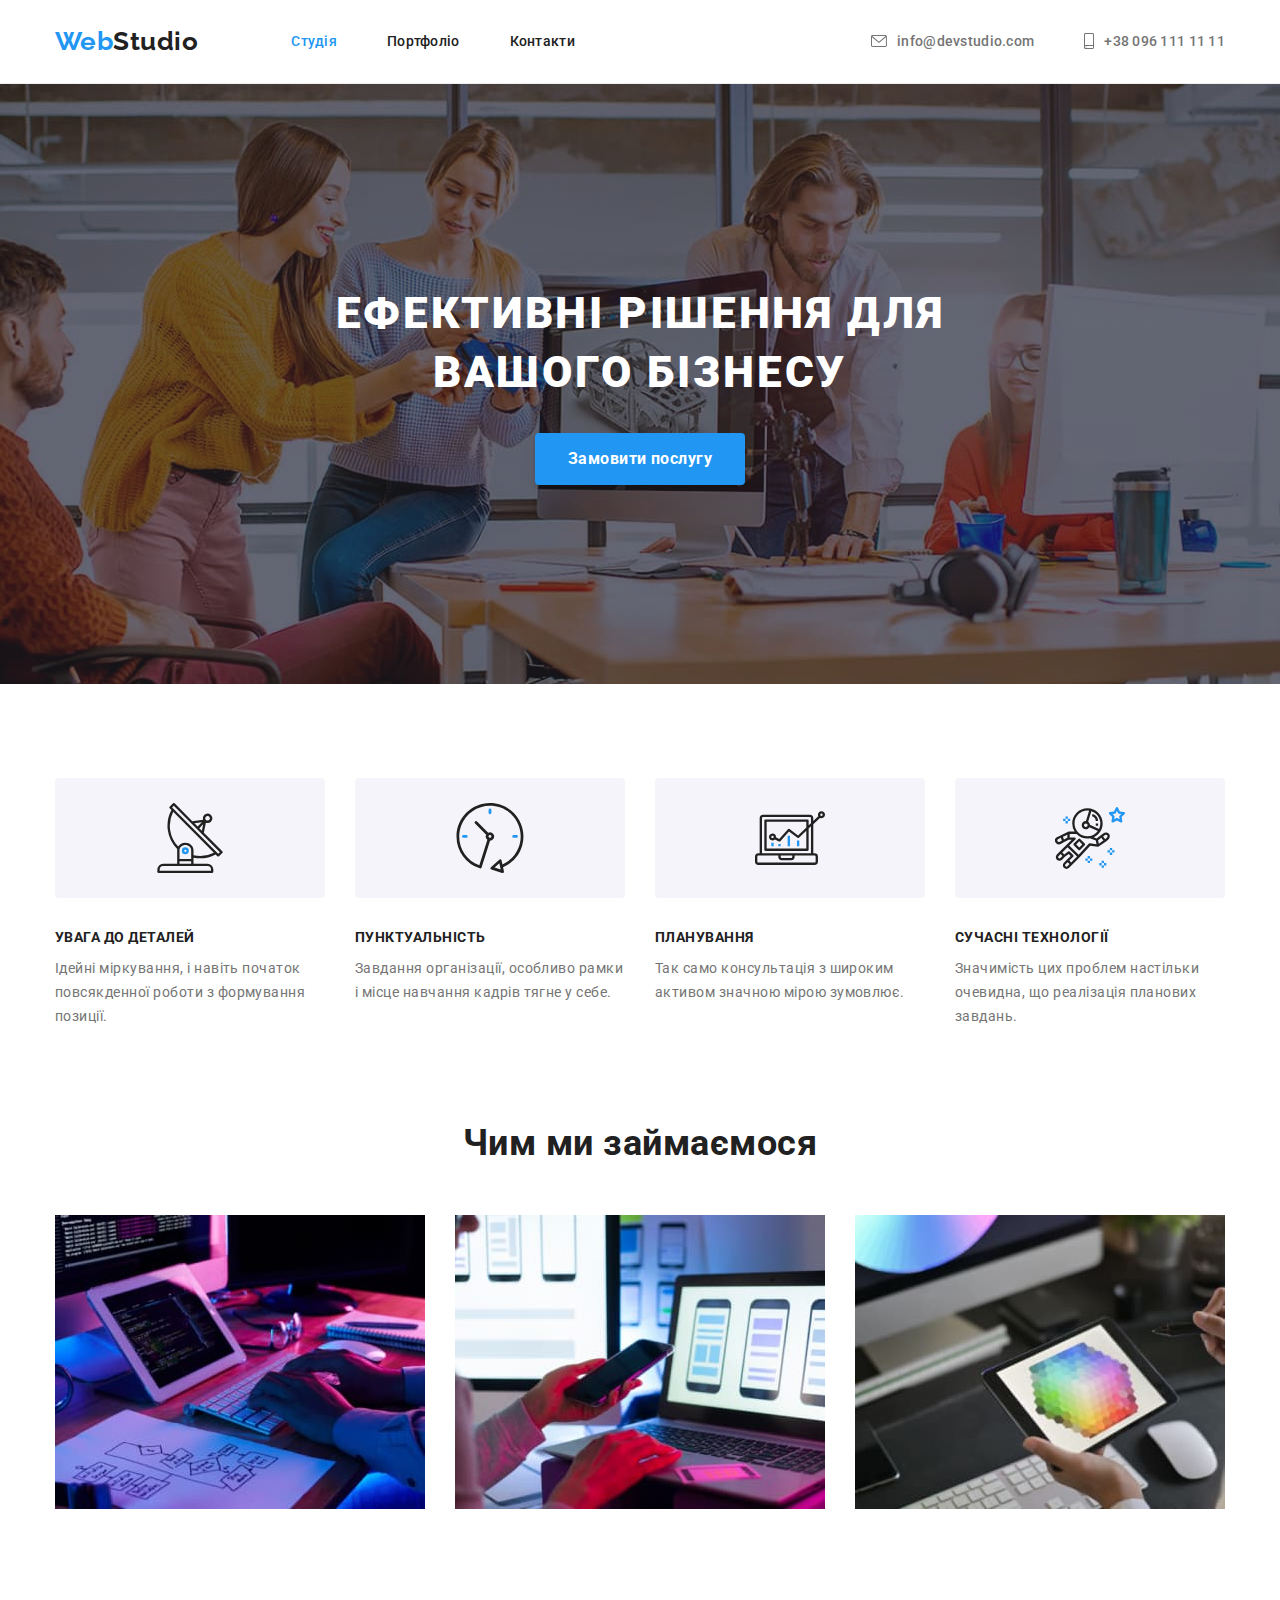
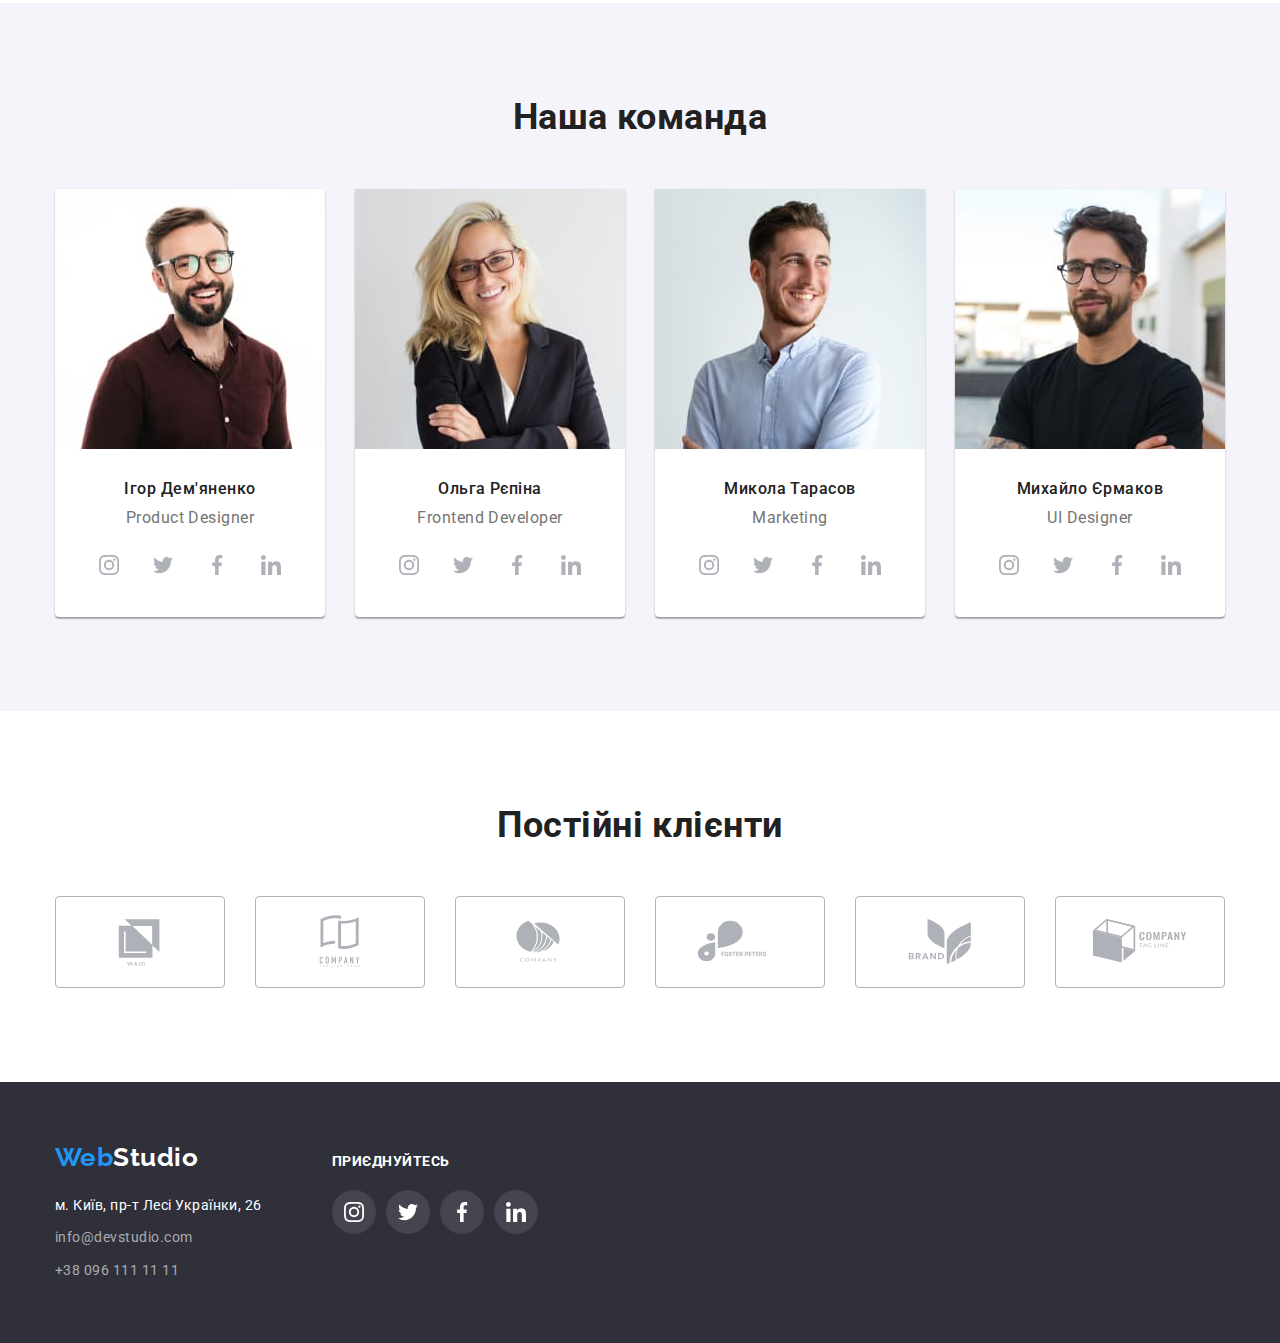
<file: index.html>
<!DOCTYPE html>
<html lang="uk">
  <head>
    <meta charset="UTF-8" />
    <meta http-equiv="X-UA-Compatible" content="IE=edge" />
    <meta name="viewport" content="width=device-width, initial-scale=1.0" />
    <title>web studio</title>
    <link rel="preconnect" href="https://fonts.googleapis.com" />
    <link rel="preconnect" href="https://fonts.gstatic.com" crossorigin />
    <link
      href="https://fonts.googleapis.com/css2?family=Raleway:wght@700&family=Roboto:wght@400;500;700;900&display=swap"
      rel="stylesheet"
    />
    <link
      rel="stylesheet"
      href="https://cdnjs.cloudflare.com/ajax/libs/modern-normalize/1.1.0/modern-normalize.min.css"
    />
    <link rel="stylesheet" href="./css/styles.css" />
  </head>
  <body>
    <header class="header-page">
      <div class="container">
        <div class="flex-header">
          <nav class="site-nav">
            <a class="logo link" href="./index.html"
              ><span class="accent" lang="en">Web</span>Studio</a
            >
            <ul class="nav-list list">
              <li class="item"><a class="nav-link link current" href="./index.html">Студія</a></li>
              <li class="item"><a class="nav-link link" href="./portfolio.html">Портфоліо</a></li>
              <li class="item"><a class="nav-link link" href="#">Контакти</a></li>
            </ul>
          </nav>
          <ul class="contact list">
            <li class="item">
              <a class="nav-link link" href="mailto:info@devstudio.com">
                <svg class="contact-icon" width="16px" height="12px">
                  <use href="./images/icons.svg#icon-envelope"></use>
                </svg>
                info@devstudio.com</a
              >
            </li>
            <li class="item">
              <a class="nav-link link" href="tel:+380961111111"
                ><svg class="contact-icon" width="10px" height="16px">
                  <use href="./images/icons.svg#icon-smartphone"></use>
                </svg>
                +38 096 111 11 11</a
              >
            </li>
          </ul>
        </div>
      </div>
    </header>
    <main>
      <div class="bgc-hero">
        <section class="hero-section">
          <h1 class="hero-title">Ефективні рішення для вашого бізнесу</h1>
          <button type="button" class="hero-button">Замовити послугу</button>
        </section>
      </div>
      <section class="advanteg-section section">
        <div class="container">
          <h2 class="visually-hidden">Наші переваги</h2>
          <ul class="advanteg-list list">
            <li class="advanteg-item item">
              <div class="advanteg-img">
                <svg width="70px" height="70px">
                  <use href="./images/icons.svg#icon-antenna" width="70px" height="70px"></use>
                </svg>
              </div>
              <h3 class="advanteg-title">Увага до деталей</h3>
              <p class="advanteg-text">
                Ідейні міркування, і навіть початок повсякденної роботи з формування позиції.
              </p>
            </li>
            <li class="advanteg-item item">
              <div class="advanteg-img">
                <svg width="70px" height="70px">
                  <use href="./images/icons.svg#icon-clock" width="70px" height="70px"></use>
                </svg>
              </div>
              <h3 class="advanteg-title">Пунктуальність</h3>
              <p class="advanteg-text">
                Завдання організації, особливо рамки і місце навчання кадрів тягне у себе.
              </p>
            </li>
            <li class="advanteg-item item">
              <div class="advanteg-img">
                <svg width="70px" height="70px">
                  <use href="./images/icons.svg#icon-diagram" width="70px" height="70px"></use>
                </svg>
              </div>
              <h3 class="advanteg-title">Планування</h3>
              <p class="advanteg-text">
                Так само консультація з широким активом значною мірою зумовлює.
              </p>
            </li>
            <li class="advanteg-item item">
              <div class="advanteg-img">
                <svg width="70px" height="70px">
                  <use href="./images/icons.svg#icon-astronaut"></use>
                </svg>
              </div>
              <h3 class="advanteg-title">Сучасні технології</h3>
              <p class="advanteg-text">
                Значимість цих проблем настільки очевидна, що реалізація планових завдань.
              </p>
            </li>
          </ul>
        </div>
      </section>
      <section class="project-section section">
        <div class="container">
          <h2 class="project-title">Чим ми займаємося</h2>
          <ul class="project-list list">
            <li class="project-item item">
              <img
                src="./images/frontend.jpg"
                alt="розробник робить верстку"
                width="370"
                height="294"
              />
            </li>
            <li class="project-item item">
              <img
                src="./images/adaptabil.jpg"
                alt="розробник робить сайт адаптивним"
                width="370"
                height="294"
              />
            </li>
            <li class="project-item item">
              <img
                src="./images/design.jpg"
                alt="розробка дизайну на планшеті"
                width="370"
                height="294"
              />
            </li>
          </ul>
        </div>
      </section>
      <section class="team-section section">
        <div class="container">
          <h2 class="team-title">Наша команда</h2>
          <ul class="team-list list">
            <li class="team-item">
              <img
                src="./images/product_designer.jpg"
                alt="фото дизайнера продукту"
                width="270"
                height="260"
              />
              <div class="team-card">
                <h3 class="subtitle">Ігор Дем'яненко</h3>
                <p class="text" lang="en">Product Designer</p>
                <ul class="social-list list">
                  <li class="social-item">
                    <a class="social-link link" href="#"
                      ><svg class="social-icon" width="20px" height="20px">
                        <use href="./images/icons.svg#icon-instagram"></use>
                      </svg>
                    </a>
                  </li>
                  <li class="social-item">
                    <a class="social-link link" href="#"
                      ><svg class="social-icon" width="20px" height="20px">
                        <use href="./images/icons.svg#icon-twitter"></use>
                      </svg>
                    </a>
                  </li>
                  <li class="social-item">
                    <a class="social-link link" href="#"
                      ><svg class="social-icon" width="20px" height="20px">
                        <use href="./images/icons.svg#icon-facebook"></use>
                      </svg>
                    </a>
                  </li>
                  <li class="social-item">
                    <a class="social-link link" href="#"
                      ><svg class="social-icon" width="20px" height="20px">
                        <use href="./images/icons.svg#icon-linkedin"></use>
                      </svg>
                    </a>
                  </li>
                </ul>
              </div>
            </li>
            <li class="team-item">
              <img src="./images/frontend_dev.jpg" alt="фото розробника" width="270" height="260" />
              <div class="team-card">
                <h3 class="subtitle">Ольга Рєпіна</h3>
                <p class="text" lang="en">Frontend Developer</p>
                <ul class="social-list list">
                  <li class="social-item">
                    <a class="social-link link" href="#"
                      ><svg class="social-icon" width="20px" height="20px">
                        <use href="./images/icons.svg#icon-instagram"></use>
                      </svg>
                    </a>
                  </li>
                  <li class="social-item">
                    <a class="social-link link" href="#"
                      ><svg class="social-icon" width="20px" height="20px">
                        <use href="./images/icons.svg#icon-twitter"></use>
                      </svg>
                    </a>
                  </li>
                  <li class="social-item">
                    <a class="social-link link" href="#"
                      ><svg class="social-icon" width="20px" height="20px">
                        <use href="./images/icons.svg#icon-facebook"></use>
                      </svg>
                    </a>
                  </li>
                  <li class="social-item">
                    <a class="social-link link" href="#"
                      ><svg class="social-icon" width="20px" height="20px">
                        <use href="./images/icons.svg#icon-linkedin"></use>
                      </svg>
                    </a>
                  </li>
                </ul>
              </div>
            </li>
            <li class="team-item">
              <img src="./images/marketing.jpg" alt="фото маркетолога" width="270" height="260" />
              <div class="team-card">
                <h3 class="subtitle">Микола Тарасов</h3>
                <p class="text" lang="en">Marketing</p>
                <ul class="social-list list">
                  <li class="social-item">
                    <a class="social-link link" href="#"
                      ><svg class="social-icon" width="20px" height="20px">
                        <use href="./images/icons.svg#icon-instagram"></use>
                      </svg>
                    </a>
                  </li>
                  <li class="social-item">
                    <a class="social-link link" href="#"
                      ><svg class="social-icon" width="20px" height="20px">
                        <use href="./images/icons.svg#icon-twitter"></use>
                      </svg>
                    </a>
                  </li>
                  <li class="social-item">
                    <a class="social-link link" href="#"
                      ><svg class="social-icon" width="20px" height="20px">
                        <use href="./images/icons.svg#icon-facebook"></use>
                      </svg>
                    </a>
                  </li>
                  <li class="social-item">
                    <a class="social-link link" href="#"
                      ><svg class="social-icon" width="20px" height="20px">
                        <use href="./images/icons.svg#icon-linkedin"></use>
                      </svg>
                    </a>
                  </li>
                </ul>
              </div>
            </li>
            <li class="team-item">
              <img src="./images/ui_designer.jpg" alt="фото дизайнера" width="270" height="260" />
              <div class="team-card">
                <h3 class="subtitle">Михайло Єрмаков</h3>
                <p class="text" lang="en">UI Designer</p>
                <ul class="social-list list">
                  <li class="social-item">
                    <a class="social-link link" href="#"
                      ><svg class="social-icon" width="20px" height="20px">
                        <use href="./images/icons.svg#icon-instagram"></use>
                      </svg>
                    </a>
                  </li>
                  <li class="social-item">
                    <a class="social-link link" href="#"
                      ><svg class="social-icon" width="20px" height="20px">
                        <use href="./images/icons.svg#icon-twitter"></use>
                      </svg>
                    </a>
                  </li>
                  <li class="social-item">
                    <a class="social-link link" href="#"
                      ><svg class="social-icon" width="20px" height="20px">
                        <use href="./images/icons.svg#icon-facebook"></use>
                      </svg>
                    </a>
                  </li>
                  <li class="social-item">
                    <a class="social-link link" href="#"
                      ><svg class="social-icon" width="20px" height="20px">
                        <use href="./images/icons.svg#icon-linkedin"></use>
                      </svg>
                    </a>
                  </li>
                </ul>
              </div>
            </li>
          </ul>
        </div>
      </section>
      <section class="clients section">
        <div class="container">
          <h2 class="clients-title">Постійні клієнти</h2>
          <ul class="clients-list list">
            <li class="clients-item item">
              <a class="clients-link link" href="#">
                <svg class="clients-icon" width="106px" height="60">
                  <use href="./images/icons.svg#icon-client1"></use>
                </svg>
              </a>
            </li>

            <li class="clients-item item">
              <a class="clients-link link" href="#"
                ><svg class="clients-icon" width="106px" height="60">
                  <use href="./images/icons.svg#icon-client2"></use>
                </svg>
              </a>
            </li>
            <li class="clients-item item">
              <a class="clients-link link" href="#"
                ><svg class="clients-icon" width="106px" height="60">
                  <use href="./images/icons.svg#icon-client3"></use>
                </svg>
              </a>
            </li>
            <li class="clients-item item">
              <a class="clients-link link" href="#"
                ><svg class="clients-icon" width="106px" height="60">
                  <use href="./images/icons.svg#icon-client4"></use>
                </svg>
              </a>
            </li>
            <li class="clients-item item">
              <a class="clients-link link" href="#"
                ><svg class="clients-icon" width="106px" height="60">
                  <use href="./images/icons.svg#icon-client5"></use>
                </svg>
              </a>
            </li>
            <li class="clients-item item">
              <a class="clients-link link" href="#"
                ><svg class="clients-icon" width="106px" height="60">
                  <use href="./images/icons.svg#icon-client6"></use>
                </svg>
              </a>
            </li>
          </ul>
        </div>
      </section>
    </main>
    <footer class="footer-page">
      <div class="container">
        <div class="footer-section">
          <div class="footer-contact">
            <a class="logo link" href="./index.html"><span class="accent">Web</span>Studio</a>
            <address>
              <ul class="adress-list">
                <li class="link-adress list">
                  <a
                    class="link"
                    href="https://goo.gl/maps/CPtrU1FHBa2aNyZL9"
                    target="_blank"
                    rel="noopener nofollow noreferrer"
                    >м. Київ, пр-т Лесі Українки, 26</a
                  >
                </li>
                <li class="link-contact list">
                  <a class="link" href="mailto:info@devstudio.com">info@devstudio.com</a>
                </li>
                <li class="link-contact list">
                  <a class="link" href="tel:+380961111111">+38 096 111 11 11</a>
                </li>
              </ul>
            </address>
          </div>
          <div class="join">
            <h2 class="join-title">приєднуйтесь</h2>
            <ul class="footer-social-list list">
              <li class="footer-social-item">
                <a class="footer-social-link link" href="#"
                  ><svg class="social-icon" width="20px" height="20px">
                    <use href="./images/icons.svg#icon-instagram"></use>
                  </svg>
                </a>
              </li>
              <li class="footer-social-item">
                <a class="footer-social-link link" href="#"
                  ><svg class="footer-social-icon" width="20px" height="20px">
                    <use href="./images/icons.svg#icon-twitter"></use>
                  </svg>
                </a>
              </li>
              <li class="footer-social-item">
                <a class="footer-social-link link" href="#"
                  ><svg class="footer-social-icon" width="20px" height="20px">
                    <use href="./images/icons.svg#icon-facebook"></use>
                  </svg>
                </a>
              </li>
              <li class="footer-social-item">
                <a class="footer-social-link link" href="#"
                  ><svg class="footer-social-icon" width="20px" height="20px">
                    <use href="./images/icons.svg#icon-linkedin"></use>
                  </svg>
                </a>
              </li>
            </ul>
          </div>
        </div>
      </div>
    </footer>
    <body>
      <script src="./js/modal.js"></script>
    </body>
  </body>
</html>
</file>
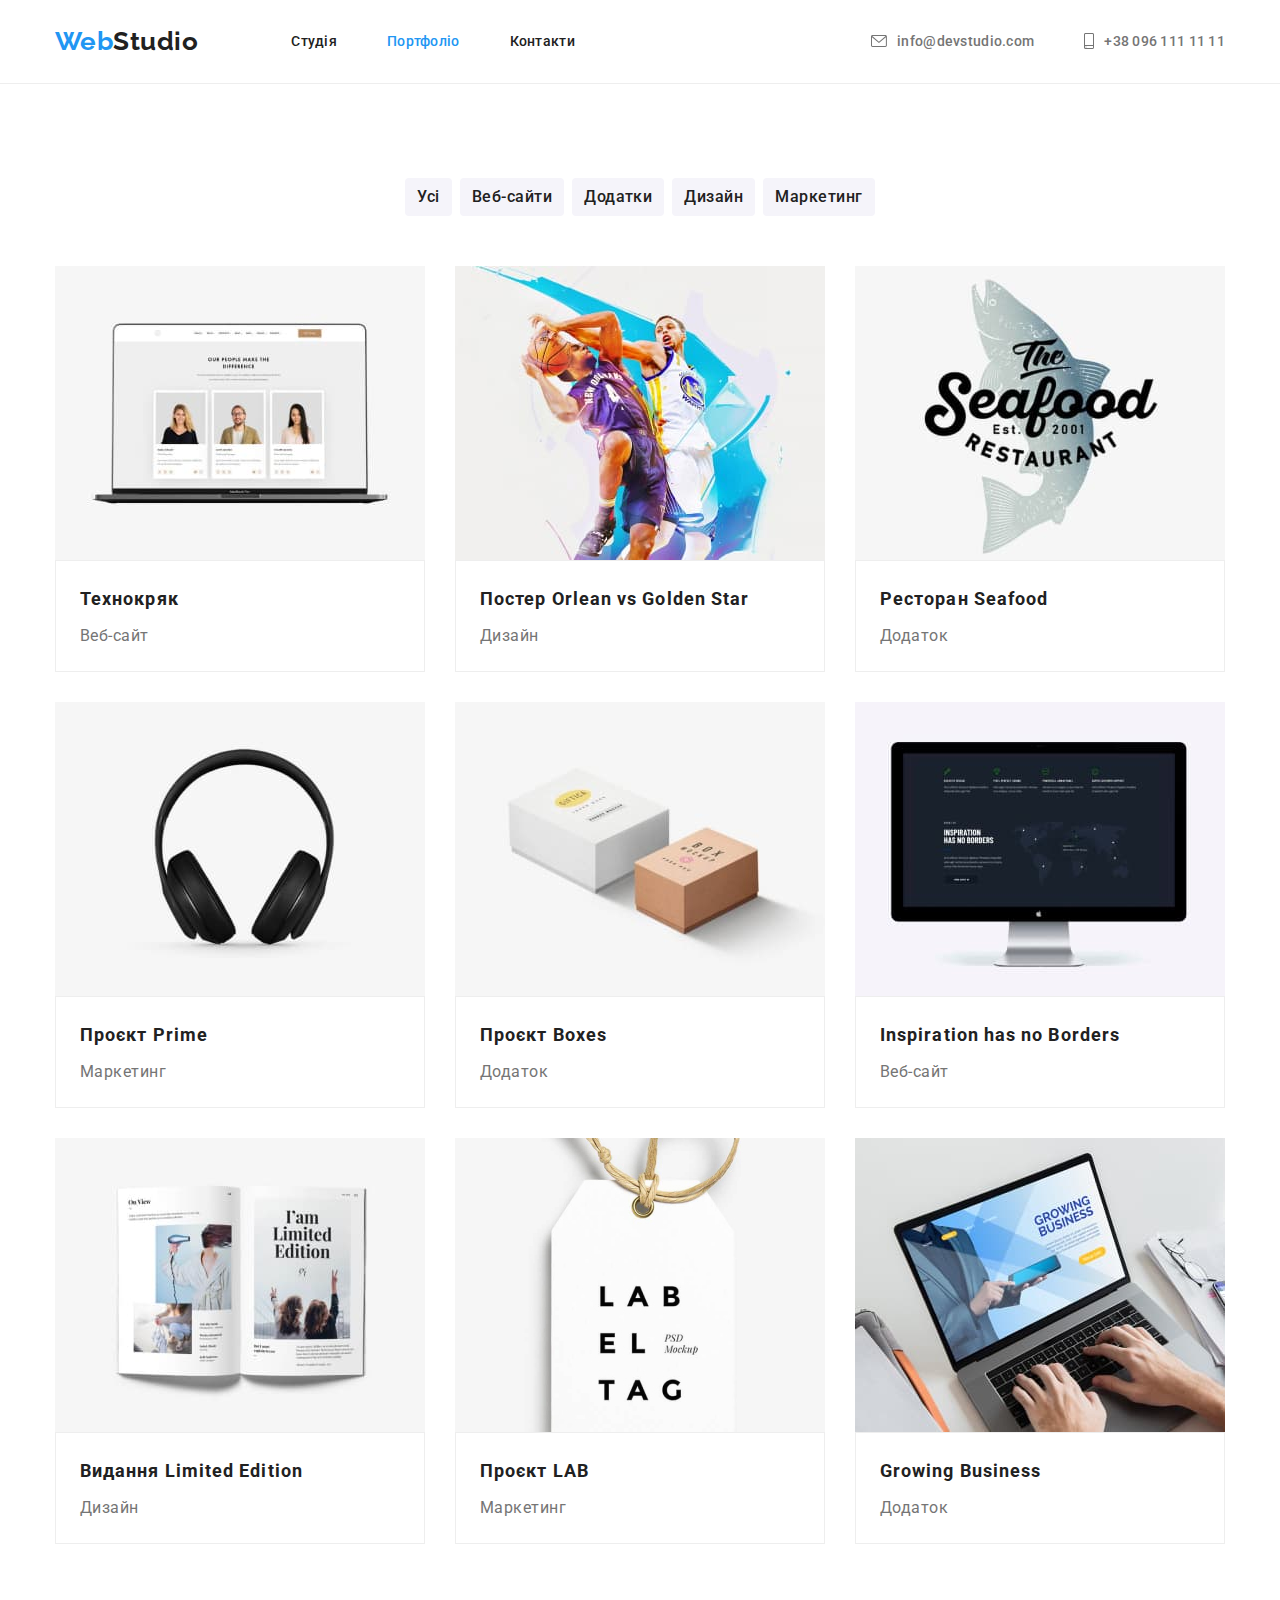
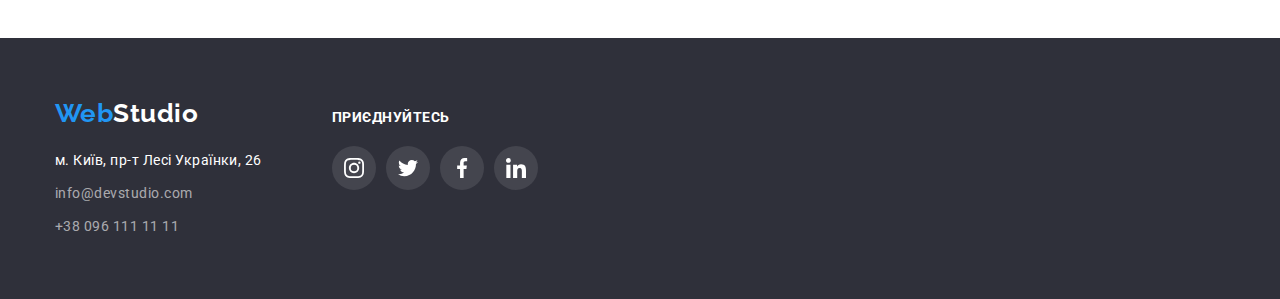
<file: portfolio.html>
<!DOCTYPE html>
<html lang="en">
  <head>
    <meta charset="UTF-8" />
    <meta http-equiv="X-UA-Compatible" content="IE=edge" />
    <meta name="viewport" content="width=device-width, initial-scale=1.0" />
    <title>Portfolio</title>
    <link rel="preconnect" href="https://fonts.googleapis.com" />
    <link rel="preconnect" href="https://fonts.gstatic.com" crossorigin />
    <link
      href="https://fonts.googleapis.com/css2?family=Raleway:wght@700&family=Roboto:wght@400;500;700;900&display=swap"
      rel="stylesheet"
    />
    <link
      rel="stylesheet"
      href="https://cdnjs.cloudflare.com/ajax/libs/modern-normalize/1.1.0/modern-normalize.min.css"
    />
    <link rel="stylesheet" href="./css/styles.css" />
  </head>
  <body>
    <header class="header-page">
      <div class="container">
        <div class="flex-header">
          <nav class="site-nav">
            <a class="logo link" href="./index.html"
              ><span class="accent" lang="en">Web</span>Studio</a
            >
            <ul class="nav-list list">
              <li class="item"><a class="nav-link link" href="./index.html">Студія</a></li>
              <li class="item">
                <a class="nav-link link current" href="./portfolio.html">Портфоліо</a>
              </li>
              <li class="item"><a class="nav-link link" href="#">Контакти</a></li>
            </ul>
          </nav>
          <ul class="contact list">
            <li class="item">
              <a class="nav-link link" href="mailto:info@devstudio.com">
                <svg class="contact-icon" width="16px" height="12px">
                  <use href="./images/icons.svg#icon-envelope"></use>
                </svg>
                info@devstudio.com</a
              >
            </li>
            <li class="item">
              <a class="nav-link link" href="tel:+380961111111"
                ><svg class="contact-icon" width="10px" height="16px">
                  <use href="./images/icons.svg#icon-smartphone"></use>
                </svg>
                +38 096 111 11 11</a
              >
            </li>
          </ul>
        </div>
      </div>
    </header>
    <main>
      <section class="portfolio-section section">
        <div class="container">
          <h1 class="visually-hidden">Наші роботи</h1>
          <ul class="button-list list">
            <li class="btn-item"><button type="button" class="portfolio-button">Усі</button></li>
            <li class="btn-item">
              <button type="button" class="portfolio-button">Веб-сайти</button>
            </li>
            <li class="btn-item">
              <button type="button" class="portfolio-button">Додатки</button>
            </li>
            <li class="btn-item"><button type="button" class="portfolio-button">Дизайн</button></li>
            <li class="btn-item">
              <button type="button" class="portfolio-button">Маркетинг</button>
            </li>
          </ul>
          <ul class="portfolio-card list">
            <li class="portfolio-list">
              <a href="#" class="portfolio-link link">
                <img
                  src="./images/laptop.jpg"
                  alt="Ноутбук з командою на екрані"
                  width="370"
                  height="294"
                />
                <div class="card-text">
                  <h2 class="portfolio-title">Технокряк</h2>
                  <p class="portfolio-text">Веб-сайт</p>
                </div>
              </a>
            </li>
            <li class="portfolio-list">
              <a href="#" class="portfolio-link link">
                <img
                  src="./images/basketball.jpg"
                  alt="два байскетболіста в стрибку"
                  width="370"
                  height="294"
                />
                <div class="card-text">
                  <h2 class="portfolio-title">
                    Постер <span lang="en">Orlean vs Golden Star</span>
                  </h2>
                  <p class="portfolio-text">Дизайн</p>
                </div>
              </a>
            </li>
            <li class="portfolio-list">
              <a href="#" class="portfolio-link link">
                <img
                  src="./images/fish.jpg"
                  alt="логотип рибного ресторану"
                  width="370"
                  height="294"
                />
                <div class="card-text">
                  <h2 class="portfolio-title">Ресторан <span lang="en">Seafood</span></h2>
                  <p class="portfolio-text">Додаток</p>
                </div>
              </a>
            </li>
            <li class="portfolio-list">
              <a href="#" class="portfolio-link link">
                <img src="./images/headphones.jpg" alt="навушники" width="370" height="294" />
                <div class="card-text">
                  <h2 class="portfolio-title">Проєкт <span lang="en">Prime</span></h2>
                  <p class="portfolio-text">Маркетинг</p>
                </div>
              </a>
            </li>
            <li class="portfolio-list">
              <a href="#" class="portfolio-link link">
                <img src="./images/box.jpg" alt="дві коробки" width="370" height="294" />
                <div class="card-text">
                  <h2 class="portfolio-title">Проєкт <span lang="en">Boxes</span></h2>
                  <p class="portfolio-text">Додаток</p>
                </div>
              </a>
            </li>
            <li class="portfolio-list">
              <a href="#" class="portfolio-link link">
                <img src="./images/monitor.jpg" alt="монітор з відкритим проектом" />
                <div class="card-text">
                  <h2 class="portfolio-title"><span lang="en">Inspiration has no Borders</span></h2>
                  <p class="portfolio-text">Веб-сайт</p>
                </div>
              </a>
            </li>
            <li class="portfolio-list">
              <a href="#" class="portfolio-link link">
                <img src="./images/magazine.jpg" alt="журнал" width="370" height="294" />
                <div class="card-text">
                  <h2 class="portfolio-title">Видання <span lang="en">Limited Edition</span></h2>
                  <p class="portfolio-text">Дизайн</p>
                </div>
              </a>
            </li>
            <li class="portfolio-list">
              <a href="#" class="portfolio-link link">
                <img src="./images/tag.jpg" alt="етикетка" width="370" height="294" />
                <div class="card-text">
                  <h2 class="portfolio-title">Проєкт <span lang="en">LAB</span></h2>
                  <p class="portfolio-text">Маркетинг</p>
                </div>
              </a>
            </li>
            <li class="portfolio-list">
              <a href="#" class="portfolio-link link">
                <img
                  src="./images/hand.jpg"
                  alt="дві руки на клавіатурі ноутбука"
                  width="370"
                  height="294"
                />
                <div class="card-text">
                  <h2 class="portfolio-title"><span lang="en">Growing Business</span></h2>
                  <p class="portfolio-text">Додаток</p>
                </div>
              </a>
            </li>
          </ul>
        </div>
      </section>
    </main>
    <footer class="footer-page">
      <div class="container">
        <div class="footer-section">
          <div class="footer-contact">
            <a class="logo link" href="./index.html"><span class="accent">Web</span>Studio</a>
            <address>
              <ul class="adress-list">
                <li class="link-adress list">
                  <a
                    class="link"
                    href="https://goo.gl/maps/CPtrU1FHBa2aNyZL9"
                    target="_blank"
                    rel="noopener nofollow noreferrer"
                    >м. Київ, пр-т Лесі Українки, 26</a
                  >
                </li>
                <li class="link-contact list">
                  <a class="link" href="mailto:info@devstudio.com">info@devstudio.com</a>
                </li>
                <li class="link-contact list">
                  <a class="link" href="tel:+380961111111">+38 096 111 11 11</a>
                </li>
              </ul>
            </address>
          </div>
          <div class="join">
            <h2 class="join-title">приєднуйтесь</h2>
            <ul class="footer-social-list list">
              <li class="footer-social-item">
                <a class="footer-social-link link" href="#"
                  ><svg class="social-icon" width="20px" height="20px">
                    <use href="./images/icons.svg#icon-instagram"></use>
                  </svg>
                </a>
              </li>
              <li class="footer-social-item">
                <a class="footer-social-link link" href="#"
                  ><svg class="footer-social-icon" width="20px" height="20px">
                    <use href="./images/icons.svg#icon-twitter"></use>
                  </svg>
                </a>
              </li>
              <li class="footer-social-item">
                <a class="footer-social-link link" href="#"
                  ><svg class="footer-social-icon" width="20px" height="20px">
                    <use href="./images/icons.svg#icon-facebook"></use>
                  </svg>
                </a>
              </li>
              <li class="footer-social-item">
                <a class="footer-social-link link" href="#"
                  ><svg class="footer-social-icon" width="20px" height="20px">
                    <use href="./images/icons.svg#icon-linkedin"></use>
                  </svg>
                </a>
              </li>
            </ul>
          </div>
        </div>
      </div>
    </footer>
  </body>
</html>
</file>
<file: css/styles.css>
:root {
  --primary-text-color: #757575;
  --title-text-color: #212121;
  --adress-text-color: rgba(255, 255, 255, 0.6);
  --accent-color: #2196f3;
  --white-color: #ffffff;
  --primary-bgr-color: #ffffff;
  --dark-bgr-color: #2f303a;
  --ligth-brg-color: #f5f4fa;
  --logo-text: #000000;
  --bgc-hero: #c4c4c4;
  --icon-color: #afb1b8;
  --btn-bgc-hover: #188ce8;
  --border-color: #eeeeee;
  --cubic-hover: cubic-bezier(0.4, 0, 0.2, 1);
  --timing-function: 250ms;
}

body {
  color: var(--primary-text-color);
  background-color: var(--primary-bgr-color);

  font-family: 'Roboto', sans-serif;
  font-weight: 400;
  letter-spacing: 0.03em;
}

h1,
h2,
h3,
h4,
h5,
h6,
p,
ul {
  margin: 0;
  padding: 0;
}

img {
  display: block;
}

.list {
  list-style: none;
}

.link {
  text-decoration: none;
  color: inherit;
}

.visually-hidden {
  position: absolute;
  white-space: nowrap;
  width: 1px;
  height: 1px;
  overflow: hidden;
  border: 0;
  padding: 0;
  clip: rect(0 0 0 0);
  clip-path: inset(50%);
  margin: -1px;
}

.container {
  width: 1200px;
  padding-left: 15px;
  padding-right: 15px;
  margin-left: auto;
  margin-right: auto;
}

.section {
  padding-top: 94px;
  padding-bottom: 94px;
}

h1,
h2,
h3,
h4,
h5,
h6 {
  color: var(--title-text-color);
}

/*Header*/

.header-page {
  border-bottom: 1px solid var(--border-color);
}

.flex-header {
  display: flex;
  align-items: center;
}

.site-nav {
  display: flex;
  align-items: center;
  flex-grow: 1;
  column-gap: 93px;
}

.logo {
  color: var(--logo-text);

  font-family: 'Raleway', sans-serif;
  font-weight: 700;
  font-size: 26px;
  line-height: 1.2;
  text-decoration: none;
}

.logo .accent {
  color: var(--accent-color);
}

.nav-list {
  display: flex;
  align-items: center;
  column-gap: 50px;
}

.nav-link {
  transition: color var(--timing-function) var(--cubic-hover);

  display: flex;
  justify-content: center;
  align-items: center;
  padding-top: 32px;
  padding-bottom: 32px;

  font-weight: 500;
  font-size: 14px;
  line-height: 1.33;
  letter-spacing: 0.02em;
}

.contact-icon {
  margin-right: 10px;
  fill: currentColor;
}

.site-nav .link {
  color: var(--title-text-color);
}

.contact {
  display: flex;
  column-gap: 50px;
}

.contact .link {
  color: var(--primary-text-color);
}

.site-nav .current {
  color: var(--accent-color);
}

.nav-link:hover,
.nav-link:focus {
  color: var(--accent-color);
}

/*section Hero*/

.hero-section {
  padding-top: 200px;
  padding-bottom: 210px;
  text-align: center;
}

.bgc-hero {
  max-width: 1600px;
  height: 600px;
  margin-right: auto;
  margin-left: auto;
  background-image: linear-gradient(to right, rgba(47, 48, 58, 0.4), rgba(47, 48, 58, 0.4)),
    url(../images/hero_image.jpg);
  background-repeat: no-repeat;
  background-position: center;
  background-size: cover;
}

.hero-title {
  margin-bottom: 30px;
  margin-left: auto;
  margin-right: auto;
  max-width: 696px;

  color: var(--white-color);

  font-weight: 900;
  font-size: 44px;
  line-height: 1.36;
  letter-spacing: 0.06em;
  text-transform: uppercase;
}

.hero-button {
  transition: background-color var(--timing-function) var(--cubic-hover);

  padding: 10px 32px;

  background: var(--accent-color);
  color: var(--white-color);
  font-family: inherit;
  font-weight: 700;
  font-size: 16px;
  line-height: 1.88;
  letter-spacing: 0.03em;
  border: 1px solid transparent;
  box-shadow: 0px 4px 4px rgba(0, 0, 0, 0.15);
  border-radius: 4px;
  cursor: pointer;
}

.hero-button:hover,
.hero-button:focus {
  background-color: var(--btn-bgc-hover);
}

/*Section Наші переваги*/

.advanteg-list {
  display: flex;
  justify-content: center;
  column-gap: 30px;
}

.advanteg-item {
  width: calc((100% - 90px) / 4);
}

.advanteg-img {
  display: flex;
  align-items: center;
  justify-content: center;
  margin-bottom: 30px;
  width: 270px;
  height: 120px;
  background-color: var(--ligth-brg-color);
  border-radius: 4px;
}

.advanteg-title {
  margin-bottom: 10px;

  font-weight: 700;
  font-size: 14px;
  line-height: 1.4;
  text-transform: uppercase;
}

.advanteg-text {
  font-size: 14px;
  line-height: 1.71;
}

/*Section Чим ми займаємося*/
.project-section {
  padding-top: 0;
}
.project-title,
.team-title {
  margin-bottom: 50px;

  font-weight: 700;
  font-size: 36px;
  line-height: 1.16;
  text-align: center;
}

.project-list {
  display: flex;
  justify-content: center;
  column-gap: 30px;
}

.project-item {
  width: calc((100%-60px) / 3);
}
/*Section Наша команда*/

.team-section {
  background-color: var(--ligth-brg-color);
  text-align: center;
  line-height: 1.19;
}

.team-list {
  display: flex;
  justify-content: center;
  column-gap: 30px;
}

.team-item {
  width: calc((100% - 90px) / 4);

  background-color: var(--primary-bgr-color);
  box-shadow: 0px 1px 3px rgba(0, 0, 0, 0.12), 0px 1px 1px rgba(0, 0, 0, 0.14),
    0px 2px 1px rgba(0, 0, 0, 0.2);
  border-radius: 0px 0px 4px 4px;
}

.team-card {
  padding-top: 30px;
  padding-bottom: 30px;
  font-size: 16px;
}
.team-item .subtitle {
  margin-bottom: 10px;
  font-size: inherit;
  font-weight: 500;
}

.team-card .text {
  margin-bottom: 16px;
}

/*Social*/

.social-list {
  display: flex;
  justify-content: center;
  align-items: center;
  column-gap: 10px;
}

.social-link {
  transition: background-color var(--timing-function) var(--cubic-hover);

  display: flex;
  justify-content: center;
  align-items: center;
  width: 44px;
  height: 44px;
  border-radius: 50%;
  fill: var(--icon-color);
}

.social-link:hover,
.social-link:focus {
  background-color: var(--accent-color);
}

.social-icon {
  transition: fill var(--timing-function) var(--cubic-hover);
}
.social-link:hover .social-icon,
.social-link:focus .social-icon {
  fill: var(--white-color);
}

/*Постійні клієнти*/

.clients-title {
  margin-bottom: 50px;
  font-weight: 700;
  font-size: 36px;
  line-height: 1.16;
  text-align: center;
}

.clients-list {
  display: flex;
  justify-content: center;
  align-items: center;
  column-gap: 30px;
}

.clients-item {
  display: flex;
  justify-content: center;
  align-items: center;
  width: calc((100% - 150px) / 6);
  height: 92px;
}

.clients-link {
  transition: border var(--timing-function) var(--cubic-hover);

  display: flex;
  justify-content: center;
  align-items: center;
  width: 100%;
  height: 100%;
  border: 1px solid var(--icon-color);
  border-radius: 4px;
}

.clients-icon {
  transition: fill var(--timing-function) var(--cubic-hover);

  display: flex;
  justify-content: center;
  align-items: center;

  fill: var(--icon-color);
}

.clients-link:hover,
.clients-link:focus {
  border: 1px solid var(--accent-color);
}

.clients-link:hover .clients-icon,
.clients-link:focus .clients-icon {
  fill: var(--accent-color);
}

/*Страница портфоліо*/

.button-list {
  display: flex;
  justify-content: center;
  column-gap: 8px;
  margin-bottom: 50px;
}

.portfolio-button {
  transition: background-color var(--timing-function) var(--cubic-hover),
    color var(--timing-function) var(--cubic-hover),
    box-shadow var(--timing-function) var(--cubic-hover);

  display: block;
  padding: 6px 12px;

  background: var(--ligth-brg-color);
  color: var(--title-text-color);
  font-family: inherit;
  font-weight: 500;
  font-size: 16px;
  line-height: 1.62;
  text-align: center;
  letter-spacing: 0.03em;
  border: none;
  border-radius: 4px;
  cursor: pointer;
}

.portfolio-button:hover,
.portfolio-button:focus {
  background-color: var(--accent-color);
  color: var(--white-color);
  box-shadow: 0px 3px 1px rgba(0, 0, 0, 0.1), 0px 1px 2px rgba(0, 0, 0, 0.08),
    0px 2px 2px rgba(0, 0, 0, 0.12);
}

.portfolio-card {
  display: flex;
  flex-wrap: wrap;
  gap: 30px;
}

.portfolio-list {
  width: calc((100% - 60px) / 3);
}

.card-text {
  padding: 20px 24px;
  border: 1px solid var(--border-color);
}
.portfolio-title {
  margin-bottom: 4px;

  font-weight: 700;
  font-size: 18px;
  line-height: 2;
  letter-spacing: 0.06em;
}

.portfolio-text {
  font-size: 16px;
  line-height: 1.89;
}

/*footer*/

.footer-contact {
  margin-right: 70px;
}
.footer-page {
  background-color: var(--dark-bgr-color);
  padding-top: 60px;
  padding-bottom: 60px;
}

.footer-page .logo {
  display: block;
  margin-bottom: 20px;

  color: var(--white-color);
}
.link-adress {
  margin-bottom: 9px;
}

.link-adress > .link {
  transition: color var(--timing-function) var(--cubic-hover);
  color: var(--white-color);
}

.link-contact:not(:last-child) {
  margin-bottom: 9px;
}

.link-contact > .link {
  transition: color var(--timing-function) var(--cubic-hover);
  color: var(--adress-text-color);
}

.footer-page,
.link-adress,
.link-contact {
  font-style: normal;
  font-size: 14px;
  line-height: 1.71;
}

.link-adress > .link:hover,
.link-adress > .link:focus,
.link-contact > .link:hover,
.link-contact > .link:focus {
  color: var(--accent-color);
}

.footer-section {
  display: flex;
  align-items: baseline;
}

.join-title {
  margin-bottom: 20px;
  color: var(--white-color);
  font-weight: 700;
  font-size: 14px;
  line-height: 1.14;
  text-transform: uppercase;
}

.footer-social-list {
  display: flex;
  justify-content: center;
  align-items: center;
  column-gap: 10px;
}

.footer-social-link {
  transition: background-color var(--timing-function) var(--cubic-hover);
  display: flex;
  justify-content: center;
  align-items: center;
  width: 44px;
  height: 44px;
  border-radius: 50%;
  fill: var(--white-color);
  background: rgba(255, 255, 255, 0.1);
}

.footer-social-link:hover,
.footer-social-link:focus {
  background-color: var(--accent-color);
}
</file>
